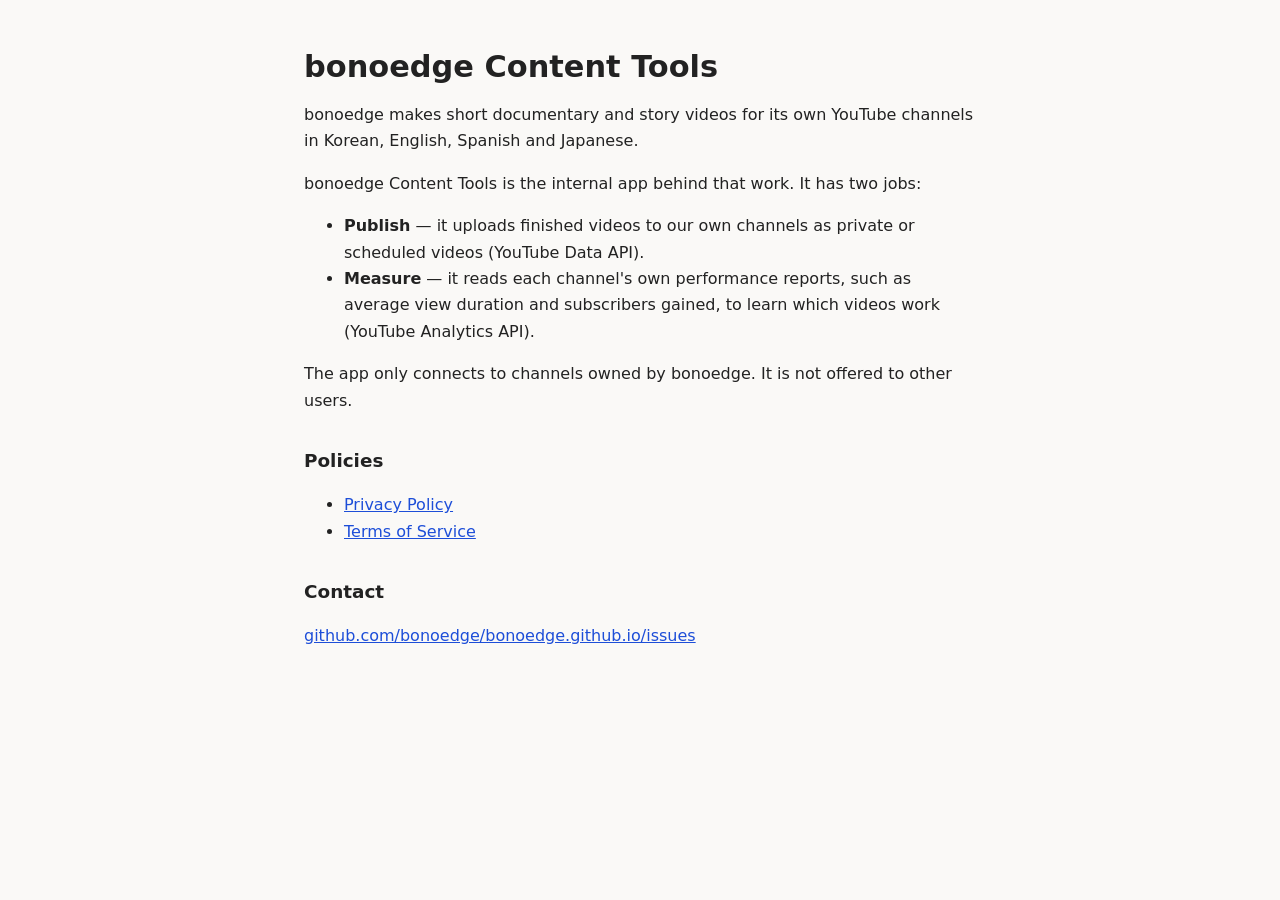
<file: index.html>
<!doctype html>
<html lang="en">
<head>
<meta charset="utf-8">
<meta name="viewport" content="width=device-width, initial-scale=1">
<title>bonoedge Content Tools</title>
<meta name="description" content="Internal tools bonoedge uses to publish and measure videos on its own YouTube channels.">
<link rel="stylesheet" href="style.css">
</head>
<body>
<main>
<h1>bonoedge Content Tools</h1>
<p>bonoedge makes short documentary and story videos for its own YouTube channels in Korean, English, Spanish and Japanese.</p>
<p>bonoedge Content Tools is the internal app behind that work. It has two jobs:</p>
<ul>
<li><strong>Publish</strong> — it uploads finished videos to our own channels as private or scheduled videos (YouTube Data API).</li>
<li><strong>Measure</strong> — it reads each channel's own performance reports, such as average view duration and subscribers gained, to learn which videos work (YouTube Analytics API).</li>
</ul>
<p>The app only connects to channels owned by bonoedge. It is not offered to other users.</p>

<h2>Policies</h2>
<ul>
<li><a href="privacy.html">Privacy Policy</a></li>
<li><a href="terms.html">Terms of Service</a></li>
</ul>

<h2>Contact</h2>
<p><a href="https://github.com/bonoedge/bonoedge.github.io/issues">github.com/bonoedge/bonoedge.github.io/issues</a></p>
</main>
</body>
</html>
</file>
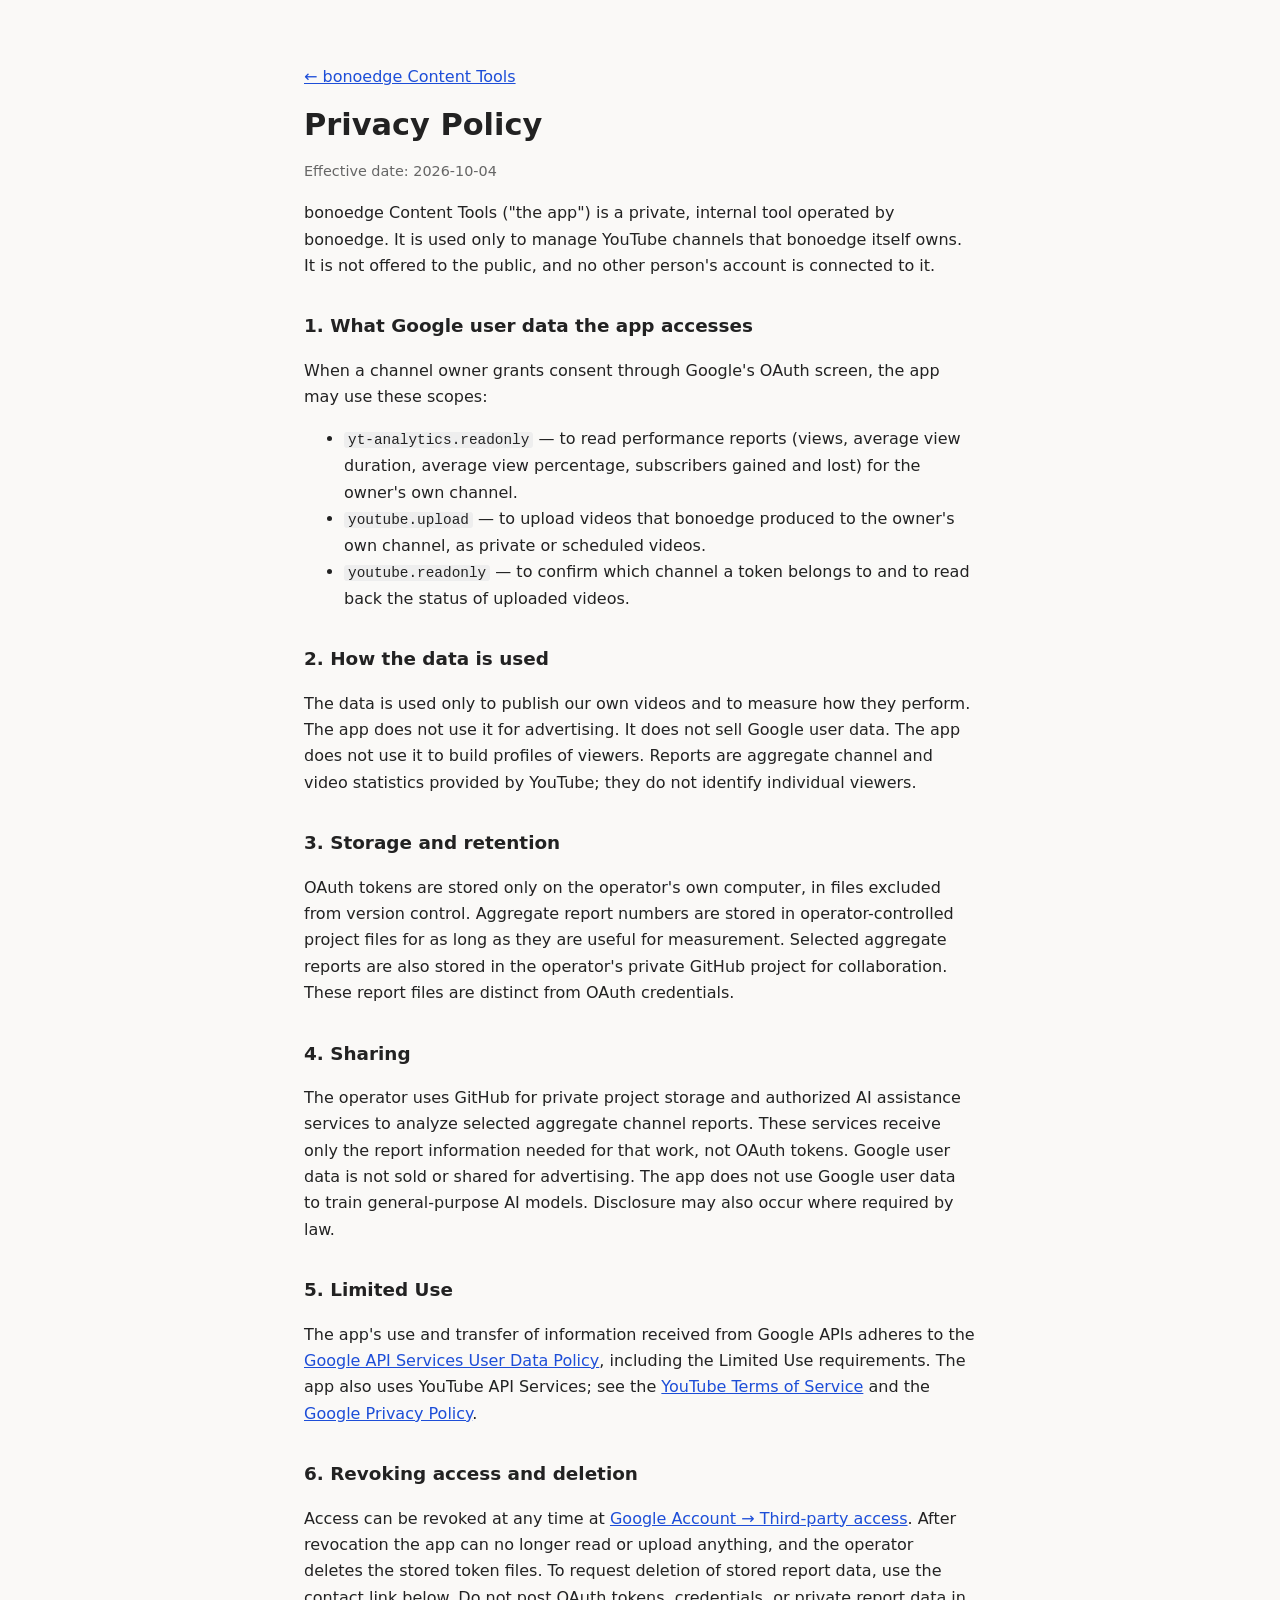
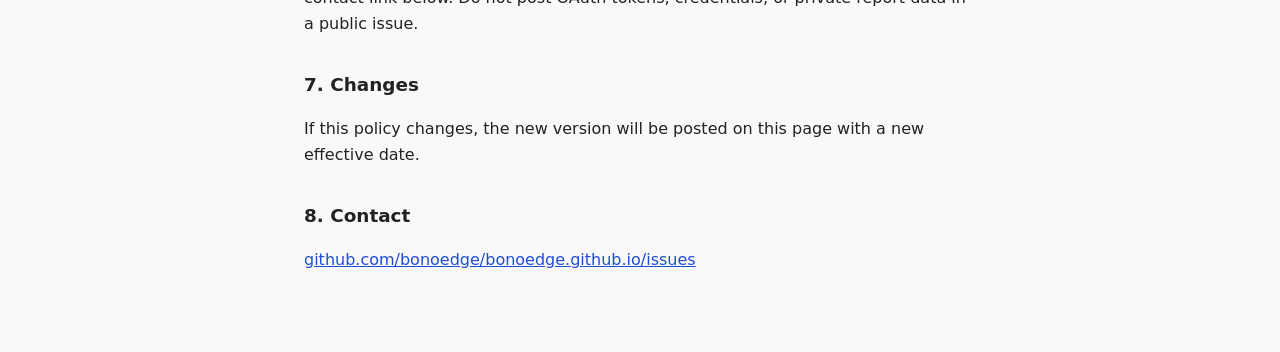
<file: privacy.html>
<!doctype html>
<html lang="en">
<head>
<meta charset="utf-8">
<meta name="viewport" content="width=device-width, initial-scale=1">
<title>Privacy Policy — bonoedge Content Tools</title>
<link rel="stylesheet" href="style.css">
</head>
<body>
<main>
<p><a href="index.html">← bonoedge Content Tools</a></p>
<h1>Privacy Policy</h1>
<p class="meta">Effective date: 2026-10-04</p>

<p>bonoedge Content Tools ("the app") is a private, internal tool operated by bonoedge. It is used only to manage
YouTube channels that bonoedge itself owns. It is not offered to the public, and no other person's account is connected to it.</p>

<h2>1. What Google user data the app accesses</h2>
<p>When a channel owner grants consent through Google's OAuth screen, the app may use these scopes:</p>
<ul>
<li><code>yt-analytics.readonly</code> — to read performance reports (views, average view duration, average view percentage, subscribers gained and lost) for the owner's own channel.</li>
<li><code>youtube.upload</code> — to upload videos that bonoedge produced to the owner's own channel, as private or scheduled videos.</li>
<li><code>youtube.readonly</code> — to confirm which channel a token belongs to and to read back the status of uploaded videos.</li>
</ul>

<h2>2. How the data is used</h2>
<p>The data is used only to publish our own videos and to measure how they perform. The app does not use it for advertising.
It does not sell Google user data. The app does not use it to build profiles of viewers. Reports are aggregate channel and video
statistics provided by YouTube; they do not identify individual viewers.</p>

<h2>3. Storage and retention</h2>
<p>OAuth tokens are stored only on the operator's own computer, in files excluded from version control. Aggregate report numbers are stored
in operator-controlled project files for as long as they are useful for measurement. Selected aggregate reports are also stored in the operator's private GitHub project for collaboration. These report files are distinct from OAuth credentials.</p>

<h2>4. Sharing</h2>
<p>The operator uses GitHub for private project storage and authorized AI assistance services to analyze selected aggregate channel reports. These services receive only the report information needed for that work, not OAuth tokens. Google user data is not sold or shared for advertising. The app does not use Google user data to train general-purpose AI models. Disclosure may also occur where required by law.</p>

<h2>5. Limited Use</h2>
<p>The app's use and transfer of information received from Google APIs adheres to the
<a href="https://developers.google.com/terms/api-services-user-data-policy">Google API Services User Data Policy</a>, including the Limited Use requirements.
The app also uses YouTube API Services; see the <a href="https://www.youtube.com/t/terms">YouTube Terms of Service</a> and the
<a href="https://policies.google.com/privacy">Google Privacy Policy</a>.</p>

<h2>6. Revoking access and deletion</h2>
<p>Access can be revoked at any time at <a href="https://myaccount.google.com/permissions">Google Account → Third-party access</a>.
After revocation the app can no longer read or upload anything, and the operator deletes the stored token files. To request deletion of stored report data, use the contact link below. Do not post OAuth tokens, credentials, or private report data in a public issue.</p>

<h2>7. Changes</h2>
<p>If this policy changes, the new version will be posted on this page with a new effective date.</p>

<h2>8. Contact</h2>
<p><a href="https://github.com/bonoedge/bonoedge.github.io/issues">github.com/bonoedge/bonoedge.github.io/issues</a></p>
</main>
</body>
</html>
</file>
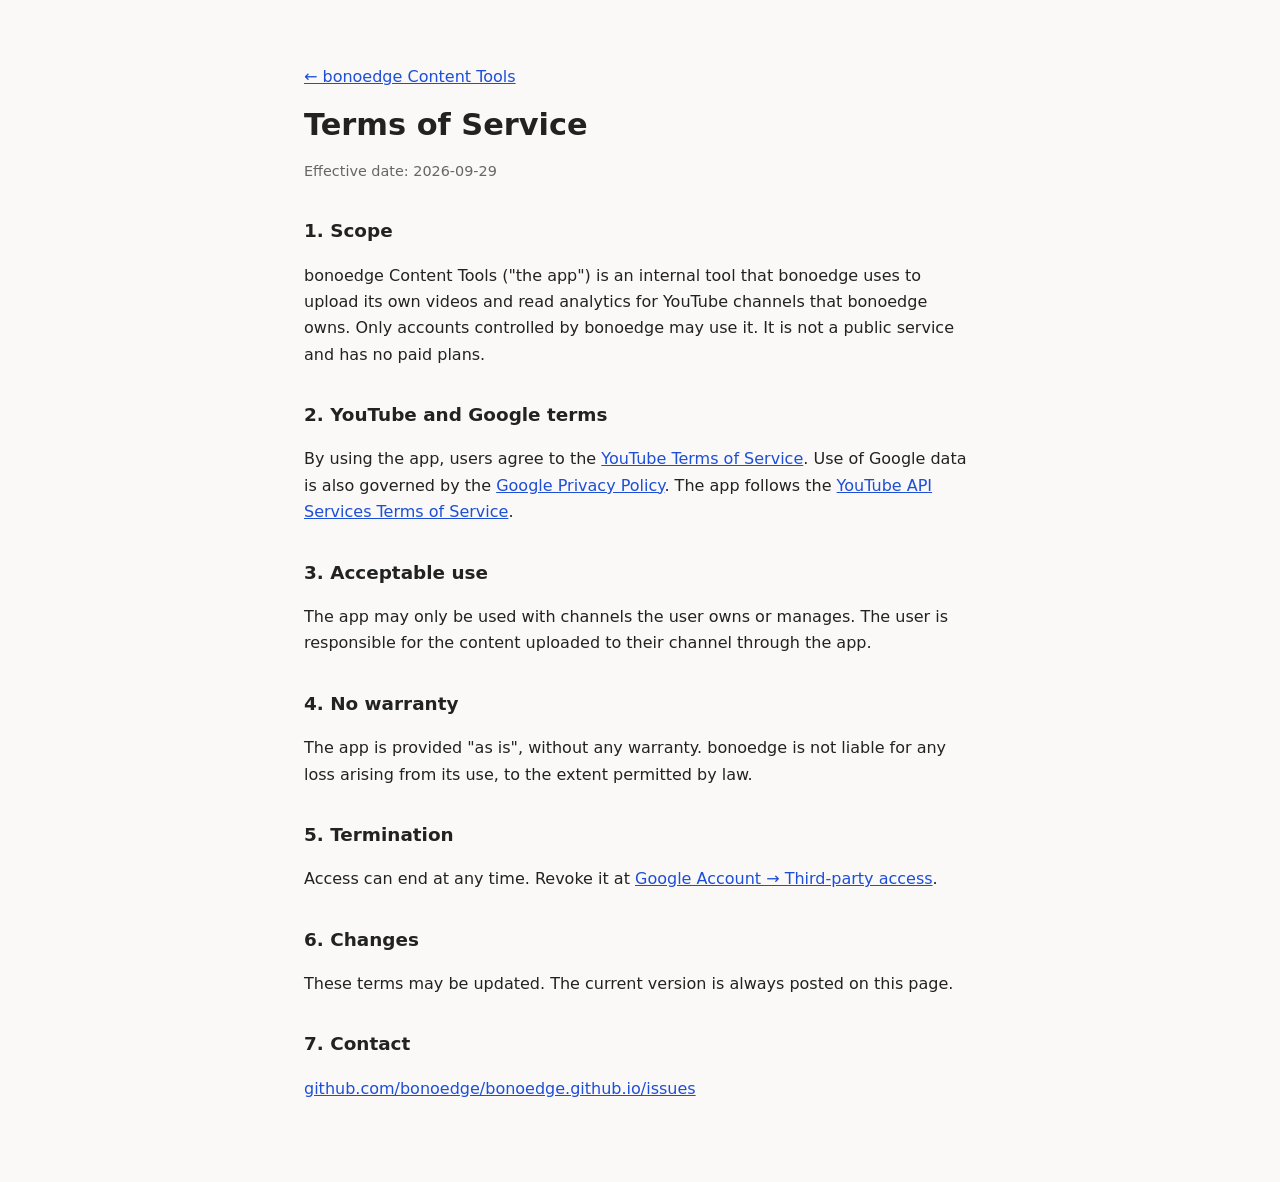
<file: terms.html>
<!doctype html>
<html lang="en">
<head>
<meta charset="utf-8">
<meta name="viewport" content="width=device-width, initial-scale=1">
<title>Terms of Service — bonoedge Content Tools</title>
<link rel="stylesheet" href="style.css">
</head>
<body>
<main>
<p><a href="index.html">← bonoedge Content Tools</a></p>
<h1>Terms of Service</h1>
<p class="meta">Effective date: 2026-09-29</p>

<h2>1. Scope</h2>
<p>bonoedge Content Tools ("the app") is an internal tool that bonoedge uses to upload its own videos and read analytics for YouTube channels that bonoedge owns.
Only accounts controlled by bonoedge may use it. It is not a public service and has no paid plans.</p>

<h2>2. YouTube and Google terms</h2>
<p>By using the app, users agree to the <a href="https://www.youtube.com/t/terms">YouTube Terms of Service</a>.
Use of Google data is also governed by the <a href="https://policies.google.com/privacy">Google Privacy Policy</a>.
The app follows the <a href="https://developers.google.com/youtube/terms/api-services-terms-of-service">YouTube API Services Terms of Service</a>.</p>

<h2>3. Acceptable use</h2>
<p>The app may only be used with channels the user owns or manages. The user is responsible for the content uploaded to their channel through the app.</p>

<h2>4. No warranty</h2>
<p>The app is provided "as is", without any warranty. bonoedge is not liable for any loss arising from its use, to the extent permitted by law.</p>

<h2>5. Termination</h2>
<p>Access can end at any time. Revoke it at <a href="https://myaccount.google.com/permissions">Google Account → Third-party access</a>.</p>

<h2>6. Changes</h2>
<p>These terms may be updated. The current version is always posted on this page.</p>

<h2>7. Contact</h2>
<p><a href="https://github.com/bonoedge/bonoedge.github.io/issues">github.com/bonoedge/bonoedge.github.io/issues</a></p>
</main>
</body>
</html>
</file>
<file: style.css>
body { margin: 0; background: #faf9f7; color: #222; font: 16px/1.65 system-ui, -apple-system, "Segoe UI", sans-serif; }
main { max-width: 42rem; margin: 0 auto; padding: 3rem 1.25rem 4rem; }
h1 { font-size: 1.9rem; line-height: 1.25; margin: 0 0 1rem; }
h2 { font-size: 1.15rem; margin: 2rem 0 .5rem; }
.meta { color: #666; font-size: .9rem; }
a { color: #1d4ed8; }
code { background: #eee; padding: 0 .25rem; border-radius: 3px; font-size: .9em; }
</file>
